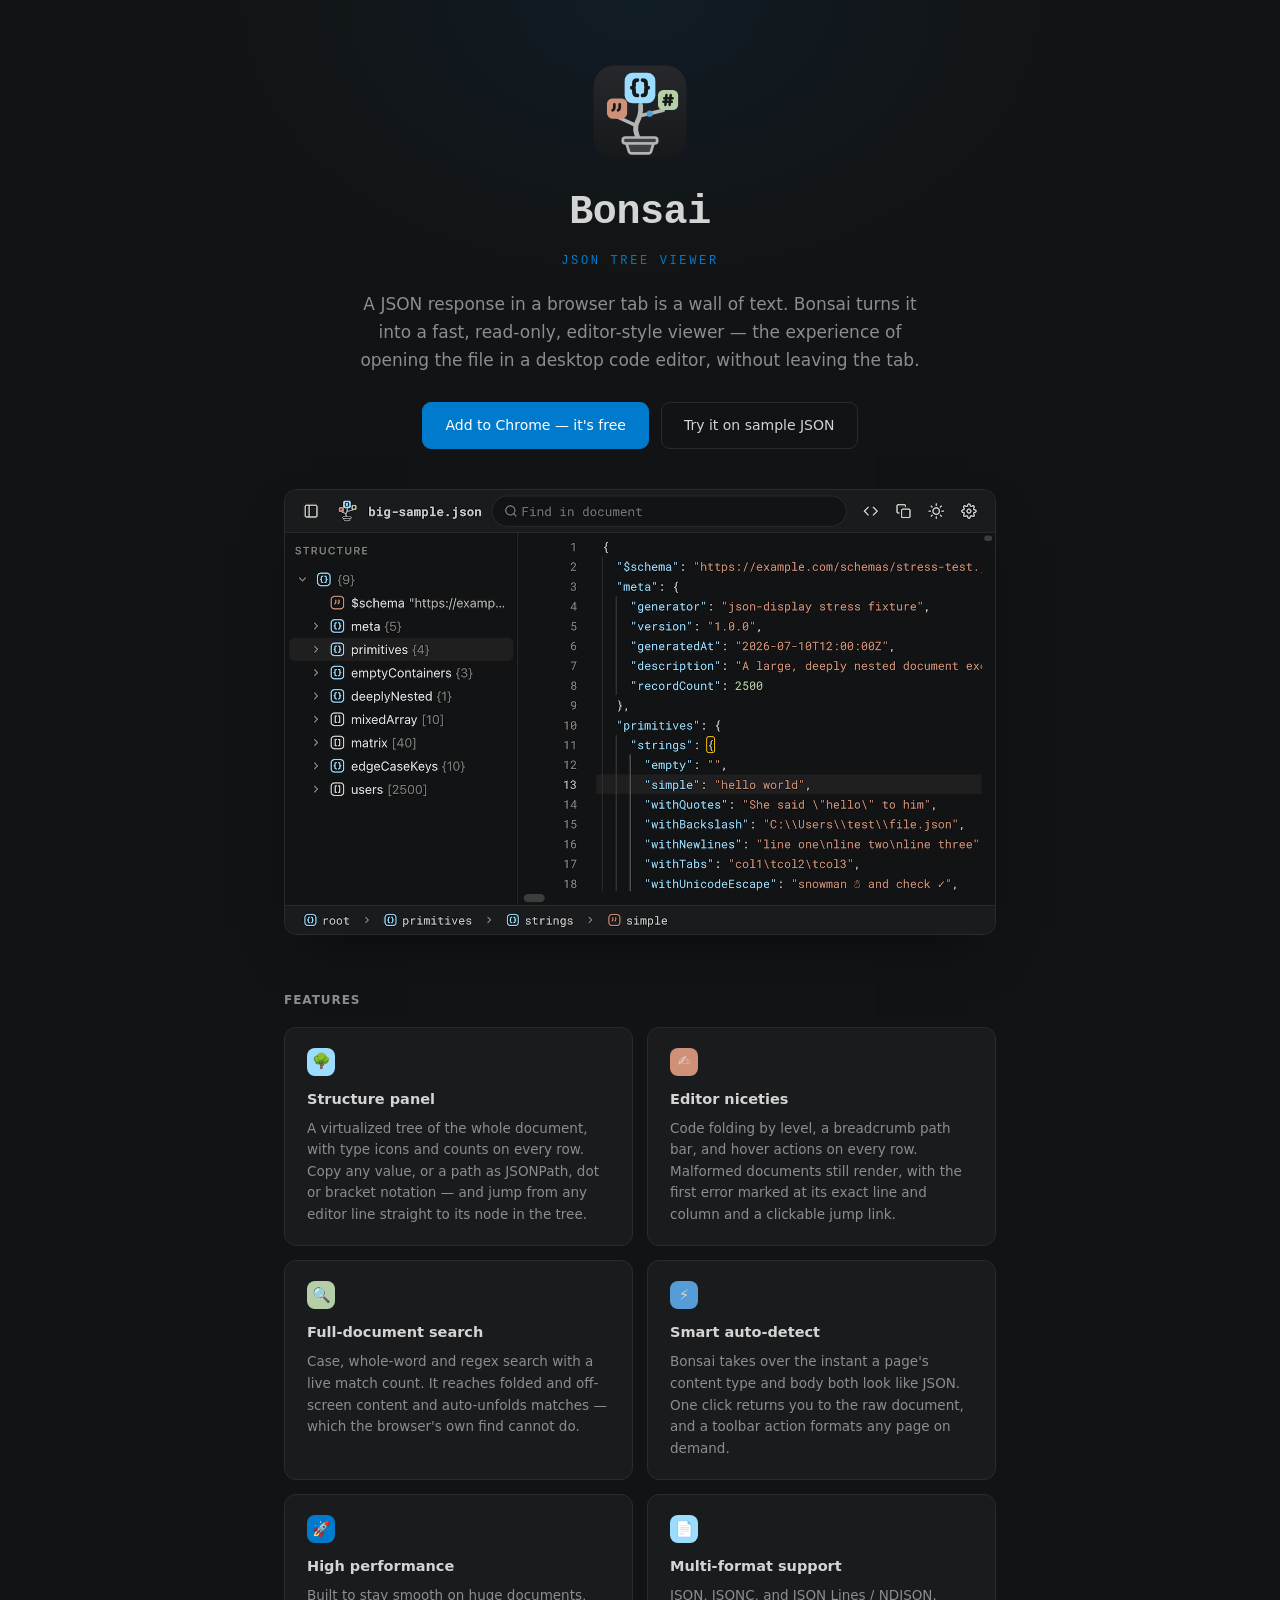
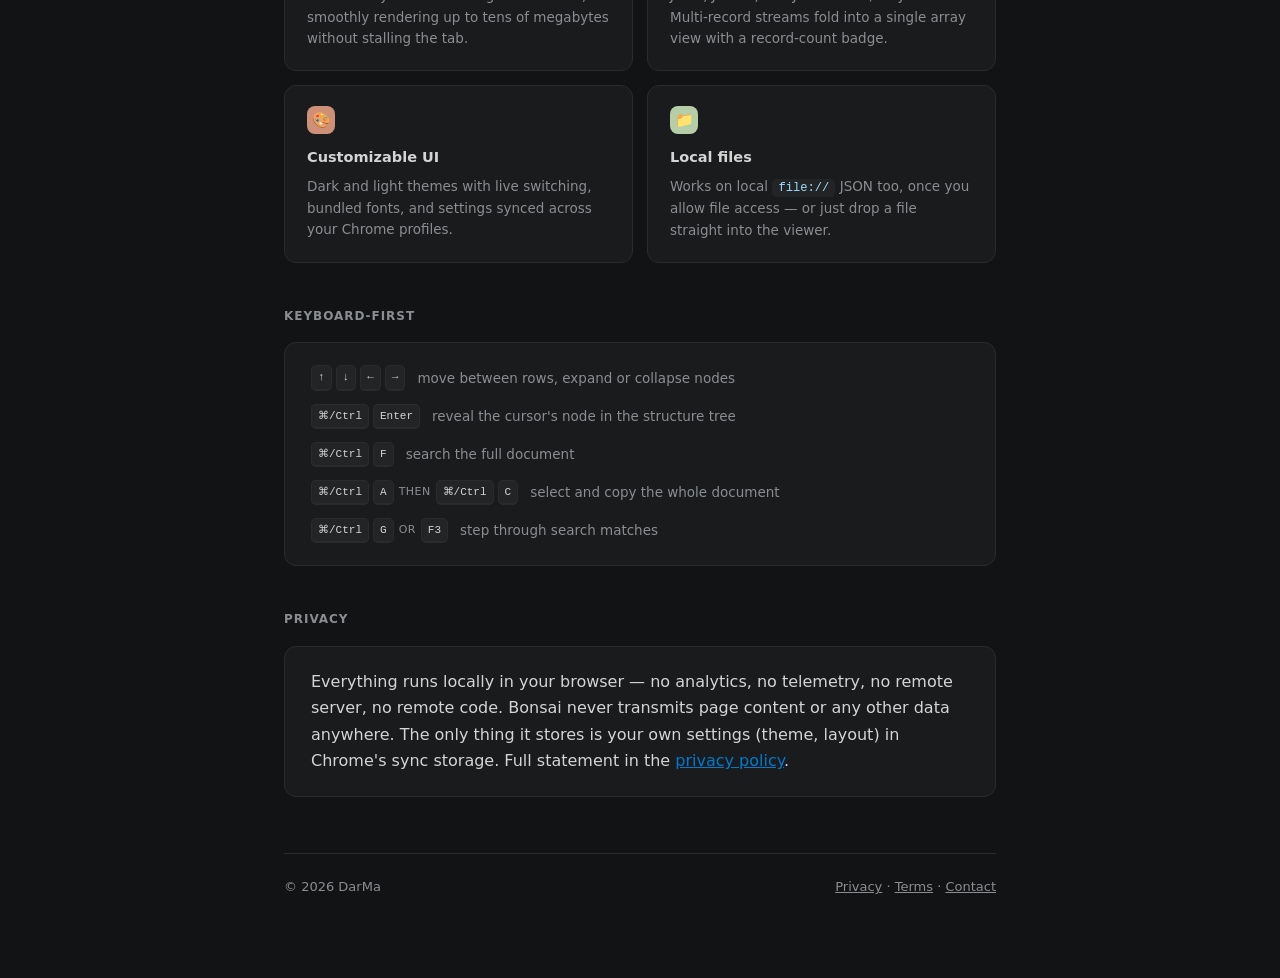
<file: index.html>
<!doctype html>
<html lang="en">
<head>
<meta charset="utf-8">
<meta name="viewport" content="width=device-width, initial-scale=1">
<title>Bonsai — JSON Tree Viewer</title>
<meta name="description" content="An editor-style JSON viewer for Chrome — structure tree, full-document search, code folding, and dark/light themes. Everything runs locally in your browser.">
<link rel="icon" href="favicon.svg" type="image/svg+xml">
<link rel="stylesheet" href="style.css">
</head>
<body>
<div class="wrap">

  <header class="hero">
    <img class="hero-mark" src="favicon.svg" alt="Bonsai logo">
    <h1>Bonsai</h1>
    <p class="tagline">JSON Tree Viewer</p>
    <p class="lede">
      A JSON response in a browser tab is a wall of text. Bonsai turns it into a fast,
      read-only, editor-style viewer — the experience of opening the file in a desktop code
      editor, without leaving the tab.
    </p>
    <div class="actions">
      <a class="btn btn-primary" href="https://chromewebstore.google.com/detail/bonsai-%E2%80%94-json-tree-viewer/gpnejcdhjlianokfhhnonmkgabkmcnoe">Add to Chrome — it's free</a>
      <a class="btn" href="examples.html">Try it on sample JSON</a>
    </div>

    <div class="hero-shot">
      <img src="images/dark-theme.png" width="1280" height="800" alt="Bonsai's structure panel next to its editor view of a JSON document, dark theme">
    </div>
  </header>

  <h2>Features</h2>
  <div class="feature-grid">
    <div class="feature-card">
      <span class="f-icon f-key">🌳</span>
      <h3>Structure panel</h3>
      <p>A virtualized tree of the whole document, with type icons and counts on every row.
      Copy any value, or a path as JSONPath, dot or bracket notation — and jump from any
      editor line straight to its node in the tree.</p>
    </div>
    <div class="feature-card">
      <span class="f-icon f-string">✍️</span>
      <h3>Editor niceties</h3>
      <p>Code folding by level, a breadcrumb path bar, and hover actions on every row.
      Malformed documents still render, with the first error marked at its exact line and
      column and a clickable jump link.</p>
    </div>
    <div class="feature-card">
      <span class="f-icon f-number">🔍</span>
      <h3>Full-document search</h3>
      <p>Case, whole-word and regex search with a live match count. It reaches folded and
      off-screen content and auto-unfolds matches — which the browser's own find cannot do.</p>
    </div>
    <div class="feature-card">
      <span class="f-icon f-bool">⚡</span>
      <h3>Smart auto-detect</h3>
      <p>Bonsai takes over the instant a page's content type and body both look like JSON.
      One click returns you to the raw document, and a toolbar action formats any page on
      demand.</p>
    </div>
    <div class="feature-card">
      <span class="f-icon f-accent">🚀</span>
      <h3>High performance</h3>
      <p>Built to stay smooth on huge documents, smoothly rendering up to tens of megabytes
      without stalling the tab.</p>
    </div>
    <div class="feature-card">
      <span class="f-icon f-key">📄</span>
      <h3>Multi-format support</h3>
      <p>JSON, JSONC, and JSON Lines / NDJSON. Multi-record streams fold into a single array
      view with a record-count badge.</p>
    </div>
    <div class="feature-card">
      <span class="f-icon f-string">🎨</span>
      <h3>Customizable UI</h3>
      <p>Dark and light themes with live switching, bundled fonts, and settings synced
      across your Chrome profiles.</p>
    </div>
    <div class="feature-card">
      <span class="f-icon f-number">📁</span>
      <h3>Local files</h3>
      <p>Works on local <code>file://</code> JSON too, once you allow file access — or just
      drop a file straight into the viewer.</p>
    </div>
  </div>

  <h2>Keyboard-first</h2>
  <div class="card">
    <div class="shortcuts">
      <div class="shortcut">
        <span class="keys"><kbd>&uarr;</kbd><kbd>&darr;</kbd><kbd>&larr;</kbd><kbd>&rarr;</kbd></span>
        <span class="desc">move between rows, expand or collapse nodes</span>
      </div>
      <div class="shortcut">
        <span class="keys"><kbd>&#8984;/Ctrl</kbd><kbd>Enter</kbd></span>
        <span class="desc">reveal the cursor's node in the structure tree</span>
      </div>
      <div class="shortcut">
        <span class="keys"><kbd>&#8984;/Ctrl</kbd><kbd>F</kbd></span>
        <span class="desc">search the full document</span>
      </div>
      <div class="shortcut">
        <span class="keys"><kbd>&#8984;/Ctrl</kbd><kbd>A</kbd> <em>then</em> <kbd>&#8984;/Ctrl</kbd><kbd>C</kbd></span>
        <span class="desc">select and copy the whole document</span>
      </div>
      <div class="shortcut">
        <span class="keys"><kbd>&#8984;/Ctrl</kbd><kbd>G</kbd> <em>or</em> <kbd>F3</kbd></span>
        <span class="desc">step through search matches</span>
      </div>
    </div>
  </div>

  <h2>Privacy</h2>
  <div class="card">
    <p style="margin:0">
      Everything runs locally in your browser — no analytics, no telemetry, no remote
      server, no remote code. Bonsai never transmits page content or any other data
      anywhere. The only thing it stores is your own settings (theme, layout) in Chrome's
      sync storage. Full statement in the <a href="privacy.html">privacy policy</a>.
    </p>
  </div>

  <footer>
    <span>© 2026 DarMa</span>
    <span><a href="privacy.html">Privacy</a> &middot; <a href="terms.html">Terms</a> &middot; <a href="mailto:darma.coding+bonsai@gmail.com">Contact</a></span>
  </footer>

</div>
</body>
</html>
</file>
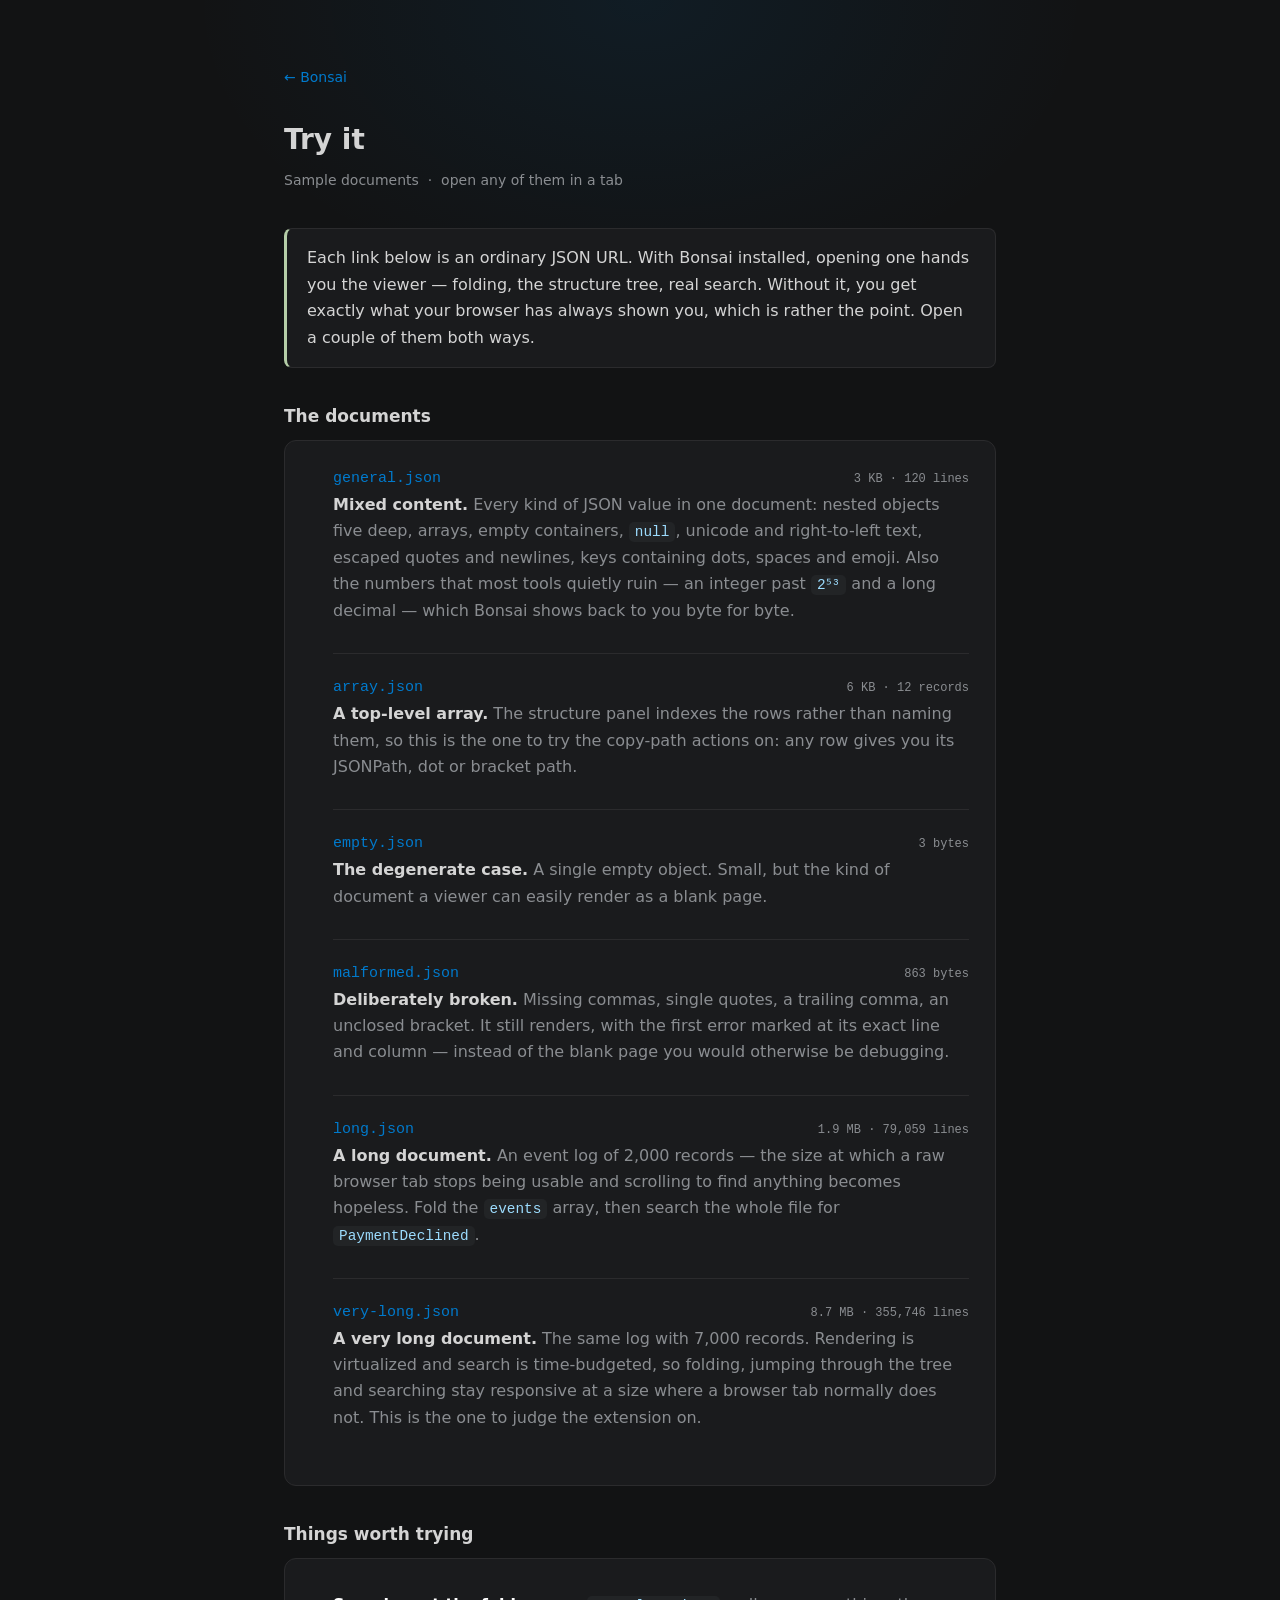
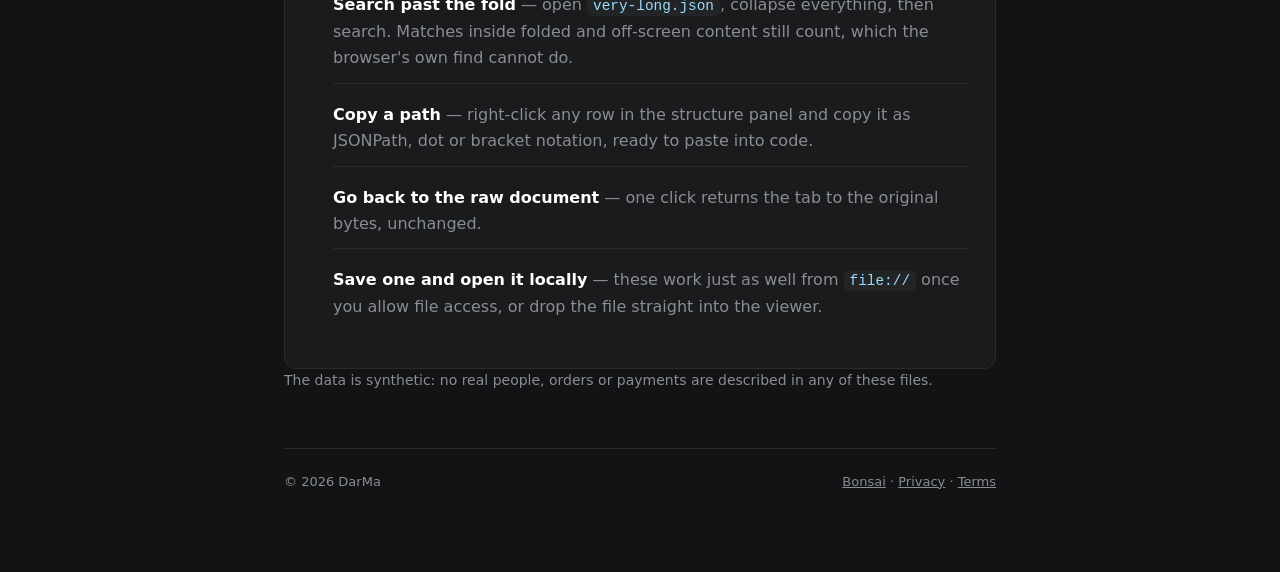
<file: examples.html>
<!doctype html>
<html lang="en">
<head>
<meta charset="utf-8">
<meta name="viewport" content="width=device-width, initial-scale=1">
<title>Try it — Bonsai JSON Tree Viewer</title>
<meta name="description" content="Sample JSON documents for trying the Bonsai JSON Tree Viewer Chrome extension — mixed content, arrays, an empty document, a malformed one, and files up to 8.7 MB.">
<link rel="icon" href="favicon.svg" type="image/svg+xml">
<link rel="stylesheet" href="style.css">
</head>
<body>
<div class="wrap doc">

  <a class="back" href="index.html">&larr; Bonsai</a>

  <h1>Try it</h1>
  <p class="date">Sample documents &nbsp;·&nbsp; open any of them in a tab</p>

  <div class="callout">
    <p>
      Each link below is an ordinary JSON URL. With Bonsai installed, opening one hands you
      the viewer — folding, the structure tree, real search. Without it, you get exactly
      what your browser has always shown you, which is rather the point. Open a couple of
      them both ways.
    </p>
  </div>

  <h2>The documents</h2>
  <div class="card">
    <ul class="examples">
      <li>
        <div class="ex-head">
          <a class="ex-name" href="examples/general.json">general.json</a>
          <span class="ex-meta">3 KB · 120 lines</span>
        </div>
        <p class="ex-desc">
          <strong>Mixed content.</strong> Every kind of JSON value in one document: nested
          objects five deep, arrays, empty containers, <code>null</code>, unicode and
          right-to-left text, escaped quotes and newlines, keys containing dots, spaces and
          emoji. Also the numbers that most tools quietly ruin — an integer past
          <code>2⁵³</code> and a long decimal — which Bonsai shows back to you byte for byte.
        </p>
      </li>
      <li>
        <div class="ex-head">
          <a class="ex-name" href="examples/array.json">array.json</a>
          <span class="ex-meta">6 KB · 12 records</span>
        </div>
        <p class="ex-desc">
          <strong>A top-level array.</strong> The structure panel indexes the rows rather
          than naming them, so this is the one to try the copy-path actions on: any row
          gives you its JSONPath, dot or bracket path.
        </p>
      </li>
      <li>
        <div class="ex-head">
          <a class="ex-name" href="examples/empty.json">empty.json</a>
          <span class="ex-meta">3 bytes</span>
        </div>
        <p class="ex-desc">
          <strong>The degenerate case.</strong> A single empty object. Small, but the kind
          of document a viewer can easily render as a blank page.
        </p>
      </li>
      <li>
        <div class="ex-head">
          <a class="ex-name" href="examples/malformed.json">malformed.json</a>
          <span class="ex-meta">863 bytes</span>
        </div>
        <p class="ex-desc">
          <strong>Deliberately broken.</strong> Missing commas, single quotes, a trailing
          comma, an unclosed bracket. It still renders, with the first error marked at its
          exact line and column — instead of the blank page you would otherwise be
          debugging.
        </p>
      </li>
      <li>
        <div class="ex-head">
          <a class="ex-name" href="examples/long.json">long.json</a>
          <span class="ex-meta">1.9 MB · 79,059 lines</span>
        </div>
        <p class="ex-desc">
          <strong>A long document.</strong> An event log of 2,000 records — the size at
          which a raw browser tab stops being usable and scrolling to find anything becomes
          hopeless. Fold the <code>events</code> array, then search the whole file for
          <code>PaymentDeclined</code>.
        </p>
      </li>
      <li>
        <div class="ex-head">
          <a class="ex-name" href="examples/very-long.json">very-long.json</a>
          <span class="ex-meta">8.7 MB · 355,746 lines</span>
        </div>
        <p class="ex-desc">
          <strong>A very long document.</strong> The same log with 7,000 records. Rendering
          is virtualized and search is time-budgeted, so folding, jumping through the tree
          and searching stay responsive at a size where a browser tab normally does not.
          This is the one to judge the extension on.
        </p>
      </li>
    </ul>
  </div>

  <h2>Things worth trying</h2>
  <div class="card">
    <ul class="features">
      <li>
        <strong>Search past the fold</strong>
        <span>— open <code>very-long.json</code>, collapse everything, then search. Matches
        inside folded and off-screen content still count, which the browser's own find
        cannot do.</span>
      </li>
      <li>
        <strong>Copy a path</strong>
        <span>— right-click any row in the structure panel and copy it as JSONPath, dot or
        bracket notation, ready to paste into code.</span>
      </li>
      <li>
        <strong>Go back to the raw document</strong>
        <span>— one click returns the tab to the original bytes, unchanged.</span>
      </li>
      <li>
        <strong>Save one and open it locally</strong>
        <span>— these work just as well from <code>file://</code> once you allow file
        access, or drop the file straight into the viewer.</span>
      </li>
    </ul>
  </div>

  <p style="color:var(--muted);font-size:14px">
    The data is synthetic: no real people, orders or payments are described in any of these
    files.
  </p>

  <footer>
    <span>© 2026 DarMa</span>
    <span><a href="index.html">Bonsai</a> &middot; <a href="privacy.html">Privacy</a> &middot; <a href="terms.html">Terms</a></span>
  </footer>

</div>
</body>
</html>
</file>
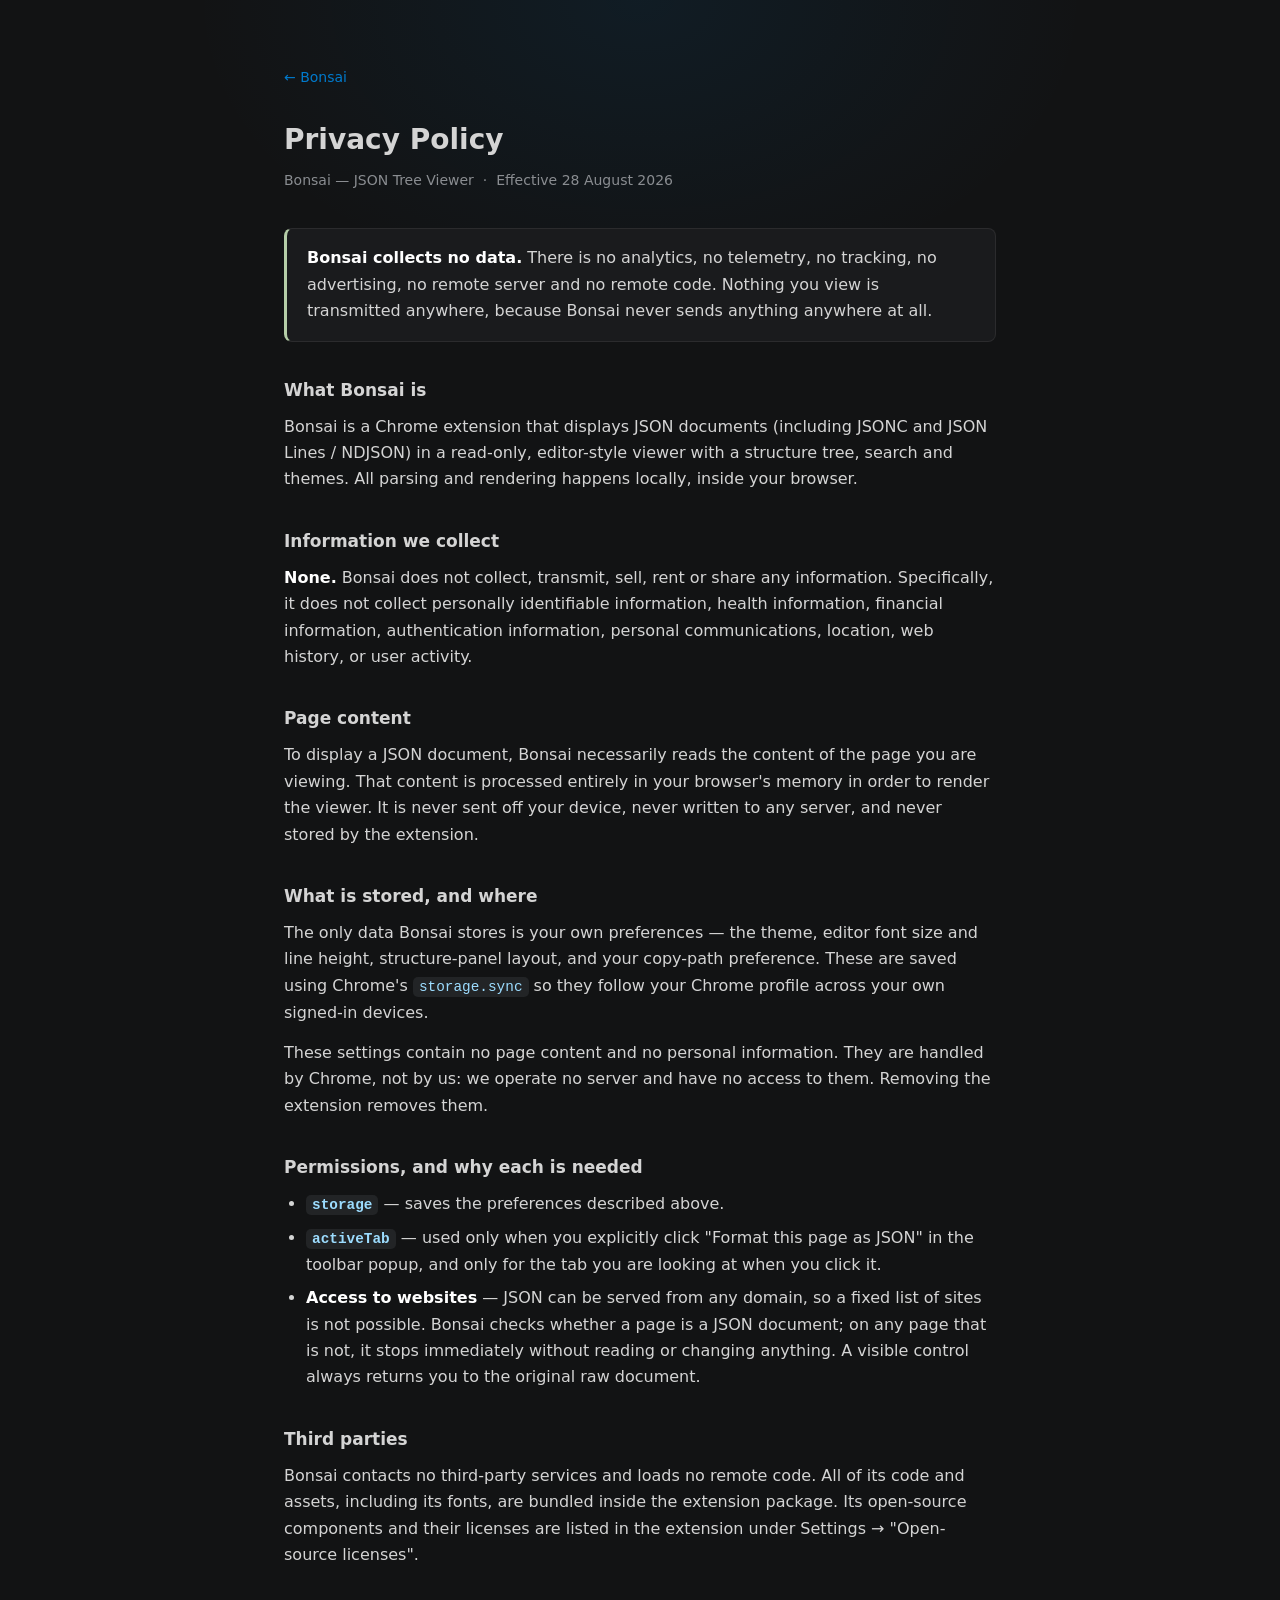
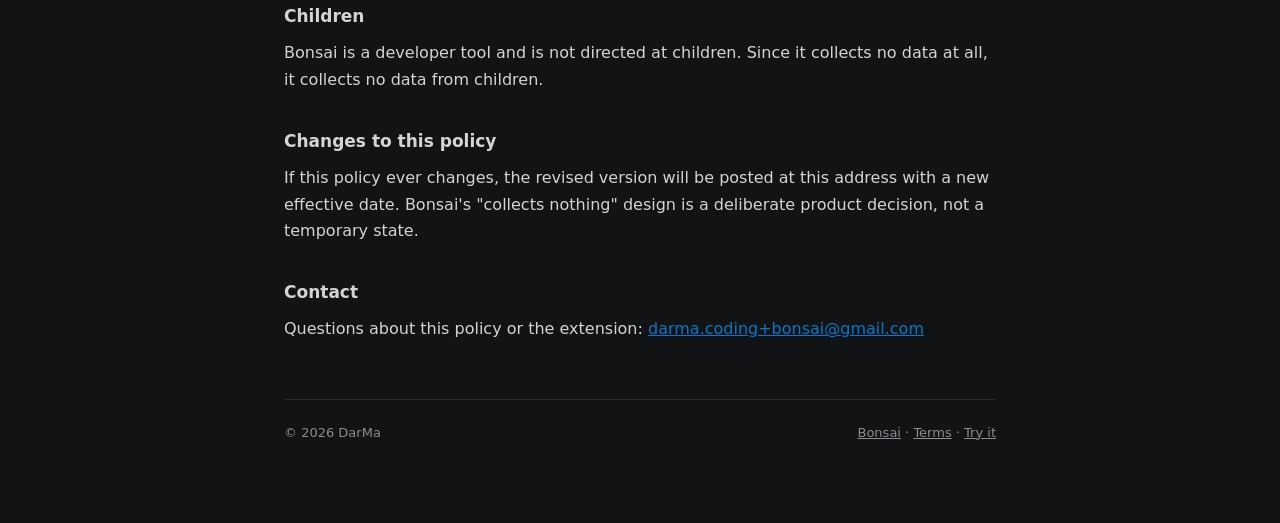
<file: privacy.html>
<!doctype html>
<html lang="en">
<head>
<meta charset="utf-8">
<meta name="viewport" content="width=device-width, initial-scale=1">
<title>Privacy Policy — Bonsai JSON Tree Viewer</title>
<meta name="description" content="Privacy policy for the Bonsai JSON Tree Viewer Chrome extension. Bonsai collects no data of any kind.">
<link rel="icon" href="favicon.svg" type="image/svg+xml">
<link rel="stylesheet" href="style.css">
</head>
<body>
<div class="wrap doc">

  <a class="back" href="index.html">&larr; Bonsai</a>

  <h1>Privacy Policy</h1>
  <p class="date">Bonsai — JSON Tree Viewer &nbsp;·&nbsp; Effective 28 August 2026</p>

  <div class="callout">
    <p><strong>Bonsai collects no data.</strong> There is no analytics, no telemetry, no
    tracking, no advertising, no remote server and no remote code. Nothing you view is
    transmitted anywhere, because Bonsai never sends anything anywhere at all.</p>
  </div>

  <h2>What Bonsai is</h2>
  <p>
    Bonsai is a Chrome extension that displays JSON documents (including JSONC and JSON
    Lines / NDJSON) in a read-only, editor-style viewer with a structure tree, search and
    themes. All parsing and rendering happens locally, inside your browser.
  </p>

  <h2>Information we collect</h2>
  <p>
    <strong>None.</strong> Bonsai does not collect, transmit, sell, rent or share any
    information. Specifically, it does not collect personally identifiable information,
    health information, financial information, authentication information, personal
    communications, location, web history, or user activity.
  </p>

  <h2>Page content</h2>
  <p>
    To display a JSON document, Bonsai necessarily reads the content of the page you are
    viewing. That content is processed entirely in your browser's memory in order to render
    the viewer. It is never sent off your device, never written to any server, and never
    stored by the extension.
  </p>

  <h2>What is stored, and where</h2>
  <p>
    The only data Bonsai stores is your own preferences — the theme, editor font size and
    line height, structure-panel layout, and your copy-path preference. These are saved
    using Chrome's <code>storage.sync</code> so they follow your Chrome profile across your
    own signed-in devices.
  </p>
  <p>
    These settings contain no page content and no personal information. They are handled by
    Chrome, not by us: we operate no server and have no access to them. Removing the
    extension removes them.
  </p>

  <h2>Permissions, and why each is needed</h2>
  <ul>
    <li>
      <strong><code>storage</code></strong> — saves the preferences described above.
    </li>
    <li>
      <strong><code>activeTab</code></strong> — used only when you explicitly click
      "Format this page as JSON" in the toolbar popup, and only for the tab you are
      looking at when you click it.
    </li>
    <li>
      <strong>Access to websites</strong> — JSON can be served from any domain, so a fixed
      list of sites is not possible. Bonsai checks whether a page is a JSON document; on
      any page that is not, it stops immediately without reading or changing anything. A
      visible control always returns you to the original raw document.
    </li>
  </ul>

  <h2>Third parties</h2>
  <p>
    Bonsai contacts no third-party services and loads no remote code. All of its code and
    assets, including its fonts, are bundled inside the extension package. Its open-source
    components and their licenses are listed in the extension under
    Settings → "Open-source licenses".
  </p>

  <h2>Children</h2>
  <p>
    Bonsai is a developer tool and is not directed at children. Since it collects no data
    at all, it collects no data from children.
  </p>

  <h2>Changes to this policy</h2>
  <p>
    If this policy ever changes, the revised version will be posted at this address with a
    new effective date. Bonsai's "collects nothing" design is a deliberate product
    decision, not a temporary state.
  </p>

  <h2>Contact</h2>
  <p>
    Questions about this policy or the extension:
    <a href="mailto:darma.coding+bonsai@gmail.com">darma.coding+bonsai@gmail.com</a>
  </p>

  <footer>
    <span>© 2026 DarMa</span>
    <span><a href="index.html">Bonsai</a> &middot; <a href="terms.html">Terms</a> &middot; <a href="examples.html">Try it</a></span>
  </footer>

</div>
</body>
</html>
</file>
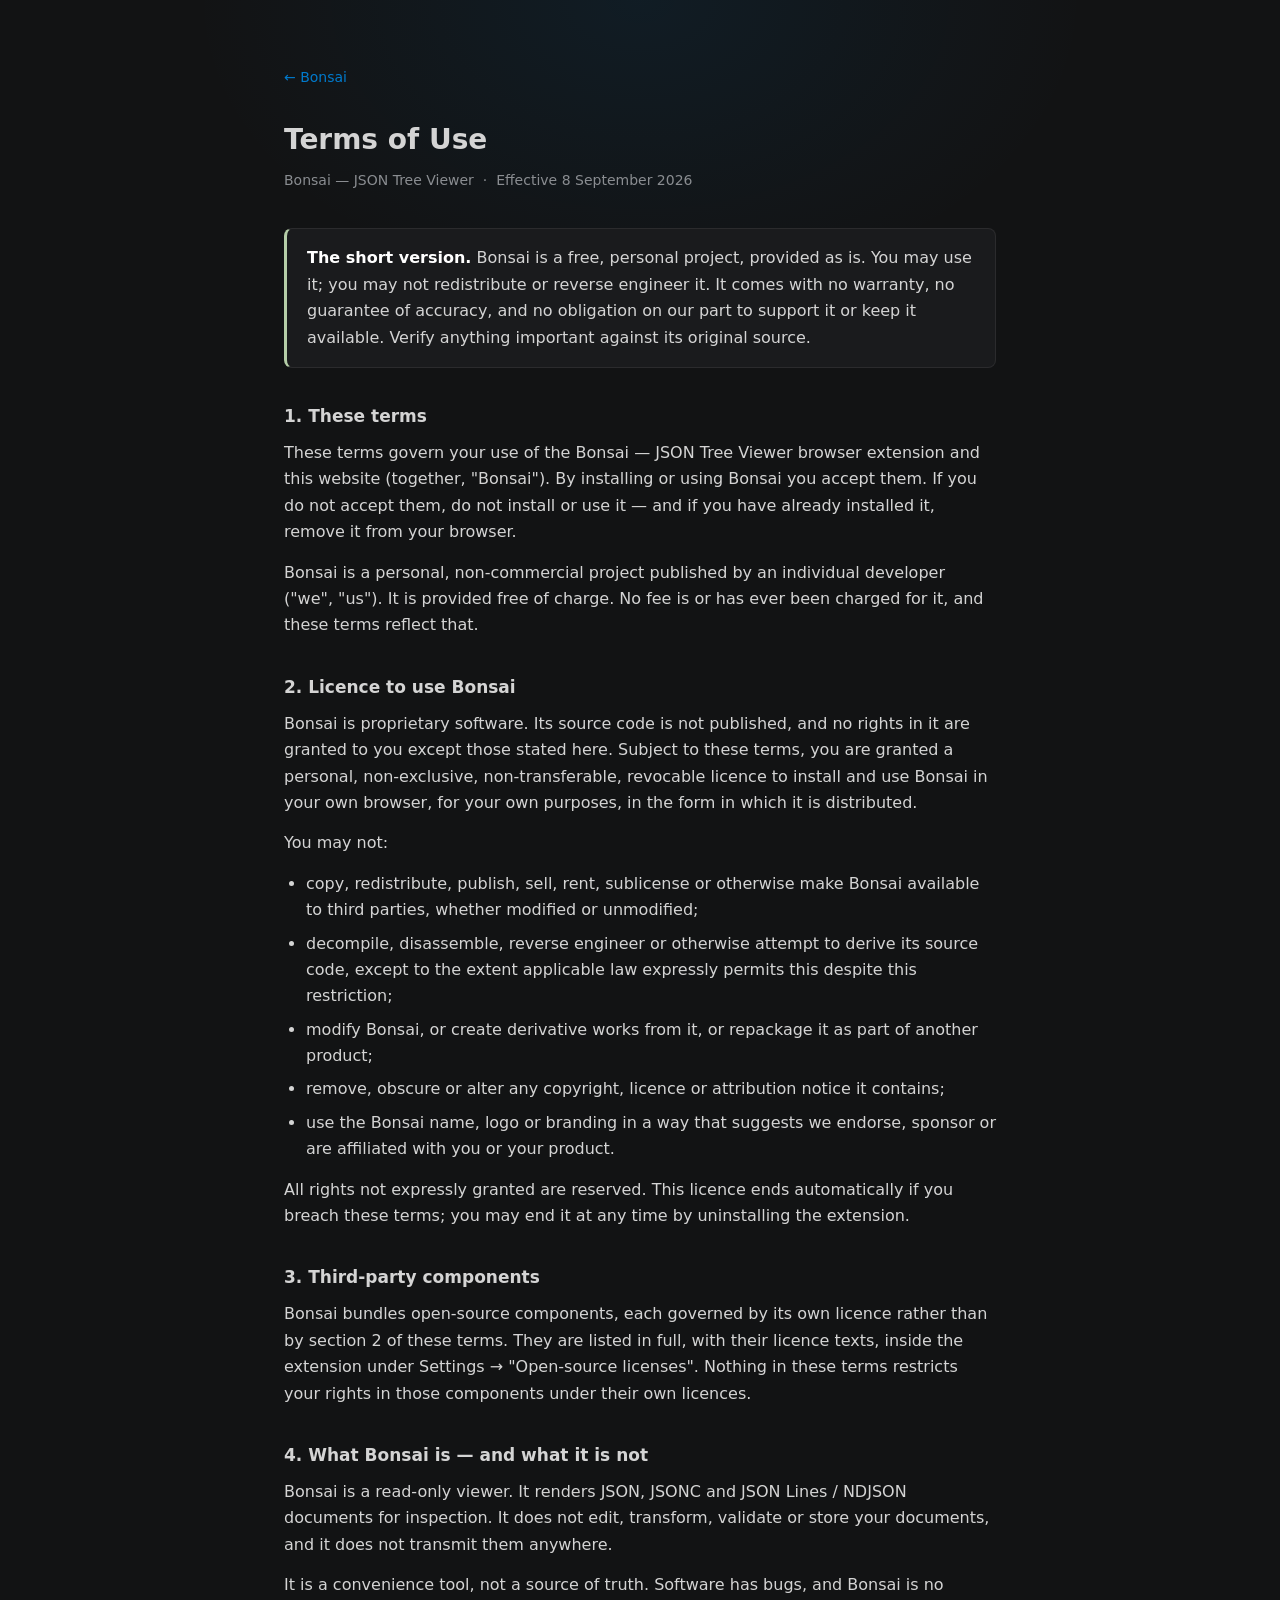
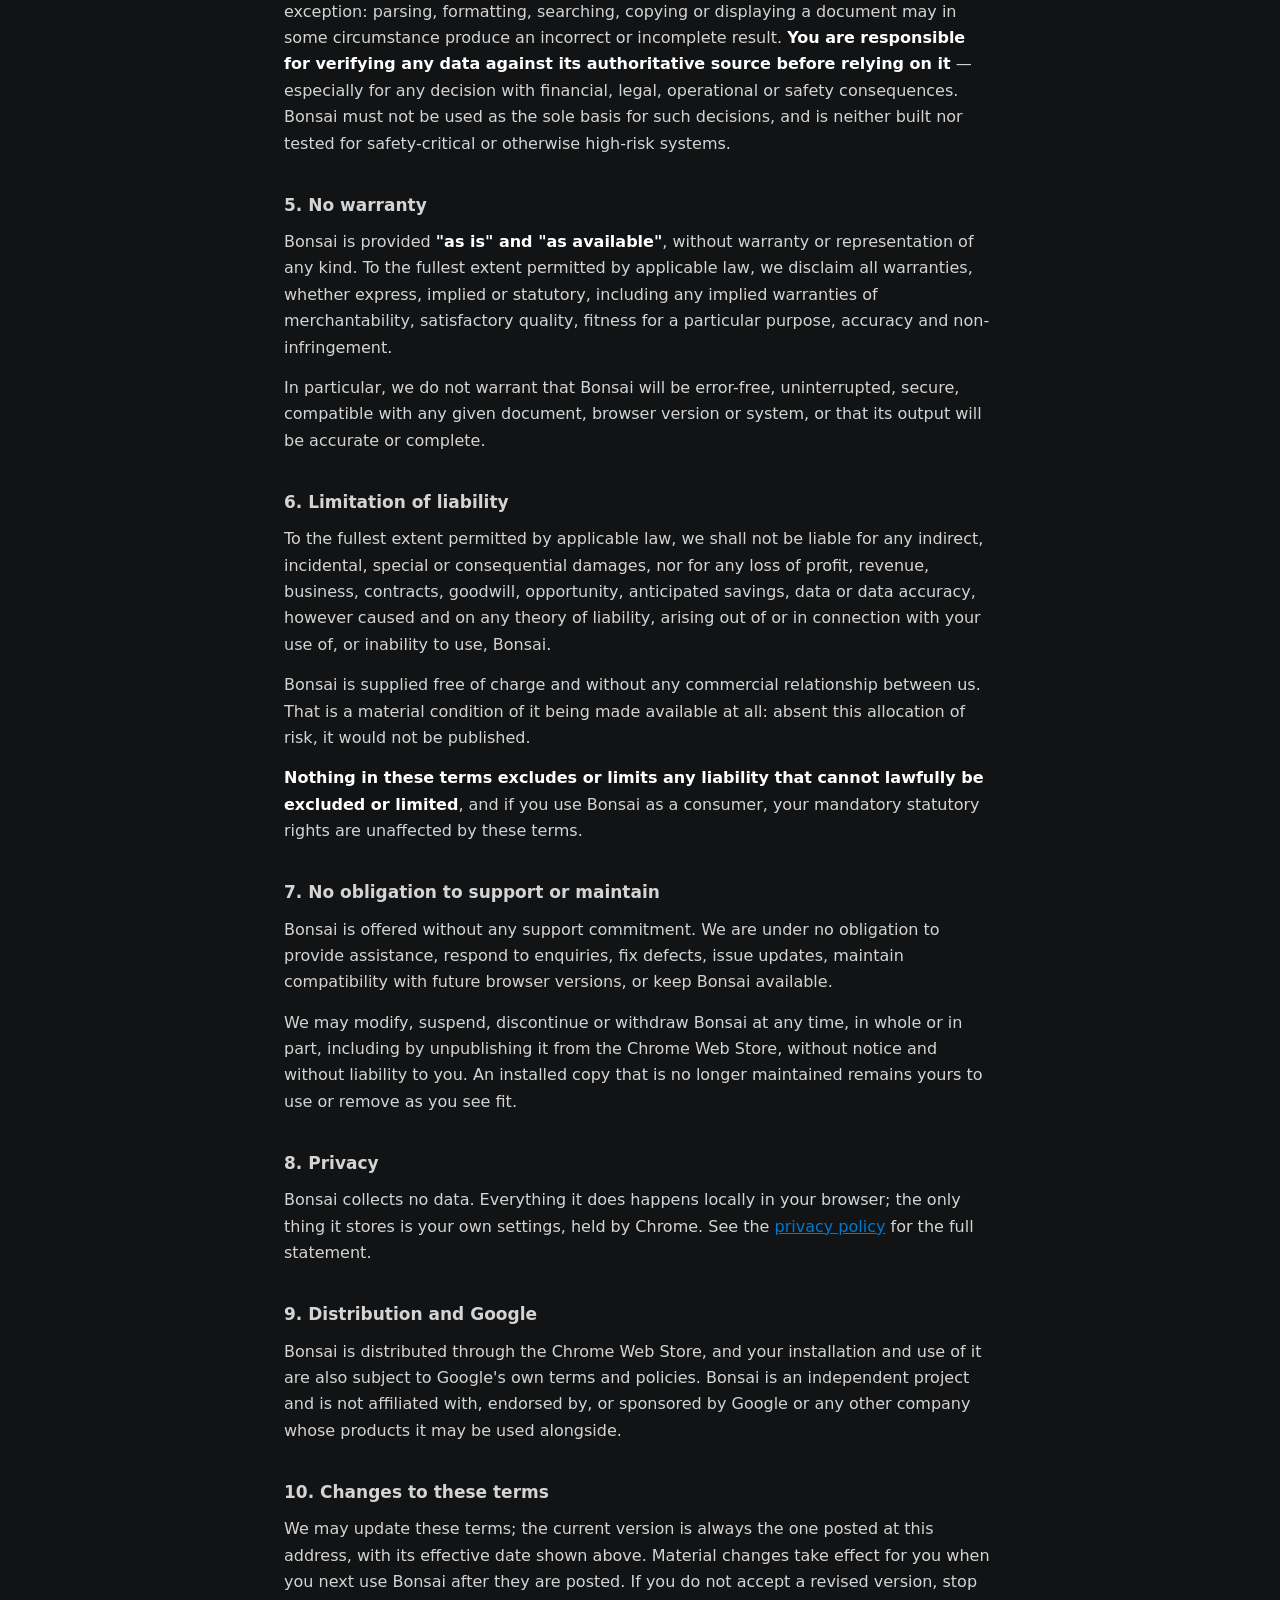
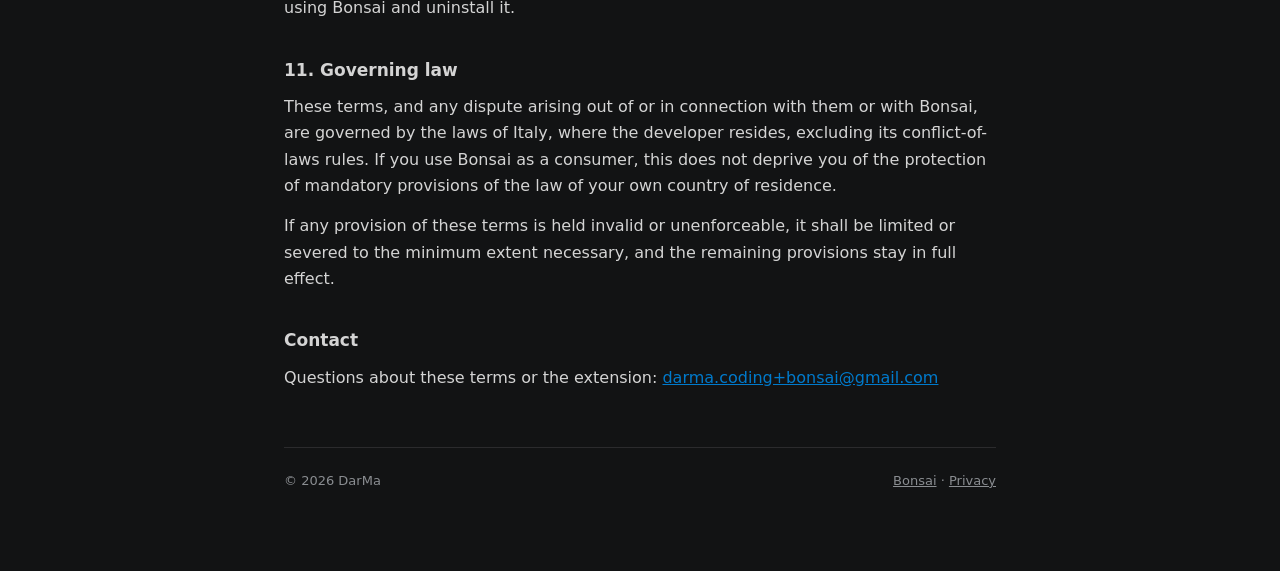
<file: terms.html>
<!doctype html>
<html lang="en">
<head>
<meta charset="utf-8">
<meta name="viewport" content="width=device-width, initial-scale=1">
<title>Terms of Use — Bonsai JSON Tree Viewer</title>
<meta name="description" content="Terms of use for the Bonsai JSON Tree Viewer Chrome extension. Free, provided as is, with no warranty and no obligation to support.">
<link rel="icon" href="favicon.svg" type="image/svg+xml">
<link rel="stylesheet" href="style.css">
</head>
<body>
<div class="wrap doc">

  <a class="back" href="index.html">&larr; Bonsai</a>

  <h1>Terms of Use</h1>
  <p class="date">Bonsai — JSON Tree Viewer &nbsp;·&nbsp; Effective 8 September 2026</p>

  <div class="callout">
    <p><strong>The short version.</strong> Bonsai is a free, personal project, provided
    as is. You may use it; you may not redistribute or reverse engineer it. It comes with
    no warranty, no guarantee of accuracy, and no obligation on our part to support it or
    keep it available. Verify anything important against its original source.</p>
  </div>

  <h2>1. These terms</h2>
  <p>
    These terms govern your use of the Bonsai — JSON Tree Viewer browser extension and this
    website (together, "Bonsai"). By installing or using Bonsai you accept them. If you do
    not accept them, do not install or use it — and if you have already installed it, remove
    it from your browser.
  </p>
  <p>
    Bonsai is a personal, non-commercial project published by an individual developer
    ("we", "us"). It is provided free of charge. No fee is or has ever been charged for it,
    and these terms reflect that.
  </p>

  <h2>2. Licence to use Bonsai</h2>
  <p>
    Bonsai is proprietary software. Its source code is not published, and no rights in it
    are granted to you except those stated here. Subject to these terms, you are granted a
    personal, non-exclusive, non-transferable, revocable licence to install and use Bonsai
    in your own browser, for your own purposes, in the form in which it is distributed.
  </p>
  <p>You may not:</p>
  <ul>
    <li>copy, redistribute, publish, sell, rent, sublicense or otherwise make Bonsai
      available to third parties, whether modified or unmodified;</li>
    <li>decompile, disassemble, reverse engineer or otherwise attempt to derive its source
      code, except to the extent applicable law expressly permits this despite this
      restriction;</li>
    <li>modify Bonsai, or create derivative works from it, or repackage it as part of
      another product;</li>
    <li>remove, obscure or alter any copyright, licence or attribution notice it
      contains;</li>
    <li>use the Bonsai name, logo or branding in a way that suggests we endorse, sponsor
      or are affiliated with you or your product.</li>
  </ul>
  <p>
    All rights not expressly granted are reserved. This licence ends automatically if you
    breach these terms; you may end it at any time by uninstalling the extension.
  </p>

  <h2>3. Third-party components</h2>
  <p>
    Bonsai bundles open-source components, each governed by its own licence rather than by
    section 2 of these terms. They are listed in full, with their licence texts, inside the
    extension under Settings → "Open-source licenses". Nothing in these terms restricts your
    rights in those components under their own licences.
  </p>

  <h2>4. What Bonsai is — and what it is not</h2>
  <p>
    Bonsai is a read-only viewer. It renders JSON, JSONC and JSON Lines / NDJSON documents
    for inspection. It does not edit, transform, validate or store your documents, and it
    does not transmit them anywhere.
  </p>
  <p>
    It is a convenience tool, not a source of truth. Software has bugs, and Bonsai is no
    exception: parsing, formatting, searching, copying or displaying a document may in some
    circumstance produce an incorrect or incomplete result. <strong>You are responsible for
    verifying any data against its authoritative source before relying on it</strong> —
    especially for any decision with financial, legal, operational or safety consequences.
    Bonsai must not be used as the sole basis for such decisions, and is neither built nor
    tested for safety-critical or otherwise high-risk systems.
  </p>

  <h2>5. No warranty</h2>
  <p>
    Bonsai is provided <strong>"as is" and "as available"</strong>, without warranty or
    representation of any kind. To the fullest extent permitted by applicable law, we
    disclaim all warranties, whether express, implied or statutory, including any implied
    warranties of merchantability, satisfactory quality, fitness for a particular purpose,
    accuracy and non-infringement.
  </p>
  <p>
    In particular, we do not warrant that Bonsai will be error-free, uninterrupted, secure,
    compatible with any given document, browser version or system, or that its output will
    be accurate or complete.
  </p>

  <h2>6. Limitation of liability</h2>
  <p>
    To the fullest extent permitted by applicable law, we shall not be liable for any
    indirect, incidental, special or consequential damages, nor for any loss of profit,
    revenue, business, contracts, goodwill, opportunity, anticipated savings, data or data
    accuracy, however caused and on any theory of liability, arising out of or in connection
    with your use of, or inability to use, Bonsai.
  </p>
  <p>
    Bonsai is supplied free of charge and without any commercial relationship between us.
    That is a material condition of it being made available at all: absent this allocation
    of risk, it would not be published.
  </p>
  <p>
    <strong>Nothing in these terms excludes or limits any liability that cannot lawfully be
    excluded or limited</strong>, and if you use Bonsai as a consumer, your mandatory
    statutory rights are unaffected by these terms.
  </p>

  <h2>7. No obligation to support or maintain</h2>
  <p>
    Bonsai is offered without any support commitment. We are under no obligation to provide
    assistance, respond to enquiries, fix defects, issue updates, maintain compatibility
    with future browser versions, or keep Bonsai available.
  </p>
  <p>
    We may modify, suspend, discontinue or withdraw Bonsai at any time, in whole or in part,
    including by unpublishing it from the Chrome Web Store, without notice and without
    liability to you. An installed copy that is no longer maintained remains yours to use or
    remove as you see fit.
  </p>

  <h2>8. Privacy</h2>
  <p>
    Bonsai collects no data. Everything it does happens locally in your browser; the only
    thing it stores is your own settings, held by Chrome. See the
    <a href="privacy.html">privacy policy</a> for the full statement.
  </p>

  <h2>9. Distribution and Google</h2>
  <p>
    Bonsai is distributed through the Chrome Web Store, and your installation and use of it
    are also subject to Google's own terms and policies. Bonsai is an independent project
    and is not affiliated with, endorsed by, or sponsored by Google or any other company
    whose products it may be used alongside.
  </p>

  <h2>10. Changes to these terms</h2>
  <p>
    We may update these terms; the current version is always the one posted at this address,
    with its effective date shown above. Material changes take effect for you when you next
    use Bonsai after they are posted. If you do not accept a revised version, stop using
    Bonsai and uninstall it.
  </p>

  <h2>11. Governing law</h2>
  <p>
    These terms, and any dispute arising out of or in connection with them or with Bonsai,
    are governed by the laws of Italy, where the developer resides, excluding its
    conflict-of-laws rules. If you use Bonsai as a consumer, this does not deprive you of
    the protection of mandatory provisions of the law of your own country of residence.
  </p>
  <p>
    If any provision of these terms is held invalid or unenforceable, it shall be limited or
    severed to the minimum extent necessary, and the remaining provisions stay in full
    effect.
  </p>

  <h2>Contact</h2>
  <p>
    Questions about these terms or the extension:
    <a href="mailto:darma.coding+bonsai@gmail.com">darma.coding+bonsai@gmail.com</a>
  </p>

  <footer>
    <span>© 2026 DarMa</span>
    <span><a href="index.html">Bonsai</a> &middot; <a href="privacy.html">Privacy</a></span>
  </footer>

</div>
</body>
</html>
</file>
<file: style.css>
/* Bonsai site — palette lifted verbatim from the extension's dark theme
   (src/theme/tokens.ts) so the page and the product read as one thing. */
:root {
  --bg: #121314;
  --fg: #d4d4d4;
  --panel-bg: #1a1b1d;
  --panel-border: #2b2b2d;
  --panel-hover: #222426;
  --muted: #8a8d91;
  --accent: #007acc;
  --key: #9cdcfe;
  --string: #ce9178;
  --number: #b5cea8;
  --boolean: #569cd6;
  --mono: ui-monospace, SFMono-Regular, 'SF Mono', Menlo, Consolas, 'Liberation Mono', monospace;
  --ui: system-ui, -apple-system, 'Segoe UI', Roboto, sans-serif;
}

* { box-sizing: border-box; }

body {
  margin: 0;
  background: var(--bg);
  /* The options page's accent glow, anchored behind the hero. */
  background-image: radial-gradient(620px 420px at 50% 0%, rgba(0, 122, 204, 0.09), transparent 72%);
  background-repeat: no-repeat;
  color: var(--fg);
  font-family: var(--ui);
  font-size: 16px;
  line-height: 1.65;
  -webkit-font-smoothing: antialiased;
}

.wrap { max-width: 760px; margin: 0 auto; padding: 64px 24px 80px; }

/* ---------- hero ---------- */
.hero { text-align: center; margin-bottom: 56px; }
.hero-mark { width: 96px; height: 96px; display: block; margin: 0 auto 20px; }
.hero h1 {
  font-family: var(--mono);
  font-size: 40px;
  font-weight: 600;
  letter-spacing: -0.01em;
  margin: 0 0 6px;
}
.tagline {
  font-family: var(--mono);
  font-size: 12px;
  text-transform: uppercase;
  letter-spacing: 0.22em;
  color: var(--accent);
  margin: 0 0 18px;
}
.lede { color: var(--muted); font-size: 17px; max-width: 560px; margin: 0 auto; }

/* ---------- buttons ---------- */
.actions { display: flex; gap: 12px; justify-content: center; flex-wrap: wrap; margin-top: 28px; }
.btn {
  display: inline-block;
  padding: 11px 22px;
  border-radius: 9px;
  border: 1px solid var(--panel-border);
  color: var(--fg);
  text-decoration: none;
  font-size: 14px;
  transition: background-color 0.15s cubic-bezier(0.2, 0, 0, 1), border-color 0.15s;
}
/* The site-wide `a:hover` rule (0,1,1) outranks `.btn`'s own colour (0,1,0),
   so every interactive state has to restate the text colour or the label
   turns blue — invisible on the primary button's blue fill. */
.btn:hover, .btn:active { color: var(--fg); }
.btn:hover { background: var(--panel-hover); }
.btn:active { background: var(--panel-border); }
.btn-primary { background: var(--accent); border-color: var(--accent); color: #fff; font-weight: 500; }
.btn-primary:hover, .btn-primary:active { color: #fff; }
.btn-primary:hover { background: #0a89dd; border-color: #0a89dd; }
.btn-primary:active { background: #0a6ba8; border-color: #0a6ba8; }
.btn[aria-disabled='true'] { opacity: 0.55; cursor: default; pointer-events: none; }

/* ---------- hero screenshot ---------- */
.hero-shot {
  margin: 40px 0 0;
  border: 1px solid var(--panel-border);
  border-radius: 12px;
  overflow: hidden;
  box-shadow: 0 24px 60px -30px rgba(0, 0, 0, 0.6);
}
.hero-shot img { display: block; width: 100%; height: auto; }

/* ---------- feature grid ---------- */
.feature-grid { display: grid; grid-template-columns: 1fr 1fr; gap: 14px; }
.feature-card {
  background: var(--panel-bg);
  border: 1px solid var(--panel-border);
  border-radius: 12px;
  padding: 20px 22px;
}
.f-icon {
  display: flex;
  align-items: center;
  justify-content: center;
  width: 28px;
  height: 28px;
  border-radius: 8px;
  margin-bottom: 12px;
  font-size: 15px;
  line-height: 1;
}
.f-icon.f-key { background: var(--key); }
.f-icon.f-string { background: var(--string); }
.f-icon.f-number { background: var(--number); }
.f-icon.f-bool { background: var(--boolean); }
.f-icon.f-accent { background: var(--accent); }
.feature-card h3 { margin: 0 0 6px; font-size: 14.5px; font-weight: 600; color: var(--fg); }
.feature-card p { margin: 0; color: var(--muted); font-size: 13.5px; line-height: 1.6; }

/* ---------- keyboard shortcuts ---------- */
.shortcuts { display: flex; flex-direction: column; gap: 13px; }
.shortcut { display: flex; align-items: center; gap: 12px; flex-wrap: wrap; }
.shortcut .keys { display: inline-flex; align-items: center; gap: 4px; flex: 0 0 auto; }
.shortcut .desc { color: var(--muted); font-size: 13.5px; }
.shortcut em {
  font-style: normal;
  color: var(--muted);
  font-size: 11px;
  text-transform: uppercase;
  letter-spacing: 0.04em;
  margin: 0 1px;
}
kbd {
  font-family: var(--mono);
  font-size: 11px;
  color: var(--fg);
  background: var(--panel-hover);
  border: 1px solid var(--panel-border);
  border-bottom-width: 2px;
  border-radius: 5px;
  padding: 2px 6px;
}

/* ---------- content ---------- */
h2 {
  font-size: 12px;
  text-transform: uppercase;
  letter-spacing: 0.08em;
  color: var(--muted);
  font-weight: 600;
  margin: 44px 0 16px;
}
.card {
  background: var(--panel-bg);
  border: 1px solid var(--panel-border);
  border-radius: 12px;
  padding: 22px 26px;
}
.features { list-style: none; padding: 0; margin: 0; }
.features li { padding: 11px 0; border-bottom: 1px solid var(--panel-border); }
.features li:last-child { border-bottom: 0; }
.features strong { color: var(--fg); font-weight: 600; }
.features span { color: var(--muted); }

/* ---------- document pages (privacy, examples) ---------- */
.doc h1 { font-size: 28px; margin: 0 0 6px; font-family: var(--ui); font-weight: 600; }
.doc .date { color: var(--muted); font-size: 14px; margin: 0 0 36px; }
.doc h2 {
  font-size: 17px;
  text-transform: none;
  letter-spacing: normal;
  color: var(--fg);
  margin: 34px 0 10px;
}
.doc p { margin: 0 0 14px; }
.doc ul { padding-left: 22px; margin: 0 0 14px; }
.doc li { margin-bottom: 7px; }
.doc strong { color: #fff; }
.callout {
  background: var(--panel-bg);
  border: 1px solid var(--panel-border);
  border-left: 3px solid var(--number);
  border-radius: 8px;
  padding: 16px 20px;
  margin: 0 0 28px;
}
.callout p { margin: 0; }
code {
  font-family: var(--mono);
  font-size: 0.9em;
  background: var(--panel-hover);
  padding: 2px 6px;
  border-radius: 5px;
  color: var(--key);
}

/* ---------- examples page ---------- */
.examples { list-style: none; padding: 0; margin: 0; }
.examples li { padding: 15px 0; border-bottom: 1px solid var(--panel-border); }
.examples li:first-child { padding-top: 4px; }
.examples li:last-child { padding-bottom: 4px; border-bottom: 0; }
.ex-head {
  display: flex;
  align-items: baseline;
  justify-content: space-between;
  gap: 4px 16px;
  flex-wrap: wrap;
}
.ex-name { font-family: var(--mono); font-size: 15px; text-decoration: none; }
.ex-name:hover { text-decoration: underline; }
/* Sizes and counts read as data, not prose — same face as the filename. */
.ex-meta { font-family: var(--mono); font-size: 12px; color: var(--muted); white-space: nowrap; }
.ex-desc { margin: 7px 0 0; color: var(--muted); }
.ex-desc strong { color: var(--fg); font-weight: 600; }

/* ---------- misc ---------- */
a { color: var(--accent); }
a:hover { color: #3aa0e0; }
.back { display: inline-block; margin-bottom: 28px; font-size: 14px; text-decoration: none; }
.back:hover { text-decoration: underline; }
footer {
  margin-top: 56px;
  padding-top: 22px;
  border-top: 1px solid var(--panel-border);
  color: var(--muted);
  font-size: 13px;
  display: flex;
  gap: 8px 18px;
  flex-wrap: wrap;
  justify-content: space-between;
}
footer a { color: var(--muted); }
footer a:hover { color: var(--fg); }

@media (max-width: 560px) {
  .wrap { padding: 44px 18px 60px; }
  .hero h1 { font-size: 32px; }
  .feature-grid { grid-template-columns: 1fr; }
}
</file>
